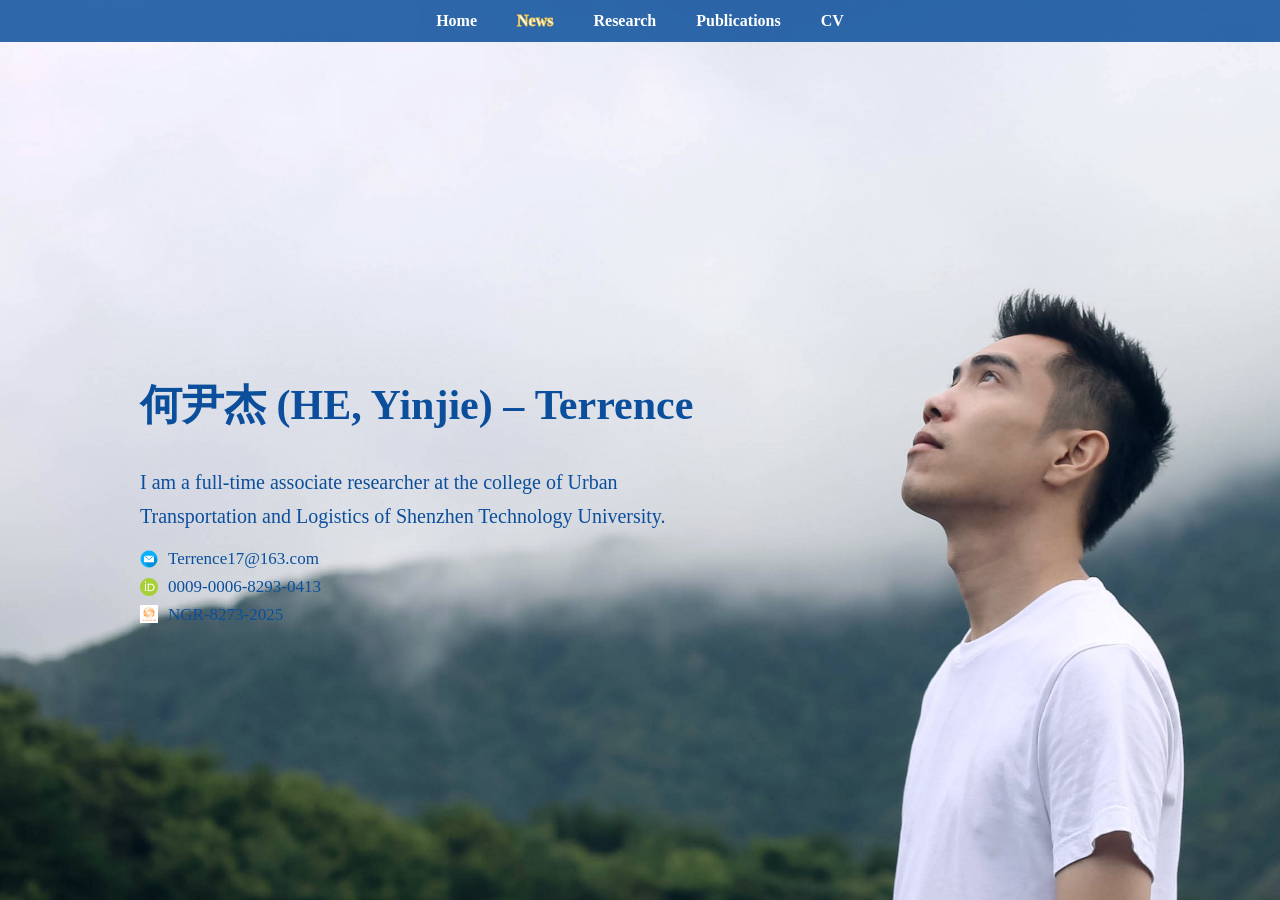
<file: index.html>
<!DOCTYPE html>
<html lang="en">
<head>
<meta charset="UTF-8">
<title>Home | Terrence</title>
<meta name="viewport" content="width=device-width, initial-scale=1">

<style>
/* ===== 全局 ===== */
html, body {
  margin: 0;
  padding: 0;
  height: 100%;
  font-family: "Microsoft Yahei", "PingFang SC", "Georgia", "Times New Roman", serif;
  color: #0b4f9c; /* 与导航栏蓝色一致 */
  background: url('terrence_photo.jpg') center center / cover no-repeat;
  overflow: hidden;
}

/* ===== 导航栏 ===== */
nav {
  width: 100%;
  background-color: rgba(11,79,156,0.85);
  display: flex;
  justify-content: center;
  padding: 12px 0;
  position: fixed;
  top: 0;
  z-index: 1000;
}

nav a {
  margin: 0 20px;
  color: #ffffff;
  text-decoration: none;
  font-weight: 600;
  font-family: "Georgia", serif;
  font-size: 16px;
}

/* News 特别强调：黄色描边 */
nav a.news {
  -webkit-text-stroke: 0.8px #f2c94c; /* 柔和黄边 */
  text-stroke: 0.8px #f2c94c;
}

/* ===== 顶部占位 ===== */
header {
  height: 100px;
}

/* ===== 主体容器 ===== */
.main-container {
  display: flex;
  height: calc(100% - 100px);
  align-items: center;
  padding-left: 140px;
  box-sizing: border-box;
}

/* ===== 左侧文字 ===== */
.left {
  max-width: 540px;
  font-size: 20px;
  line-height: 1.7;
  animation: slideInLeft 1s forwards;
}

/* 姓名标题 */
.left h1 {
  font-size: 42px;
  font-weight: 700;
  margin: 0 0 24px 0;
  white-space: nowrap;
}

/* 正文 */
.left p {
  margin: 0 0 14px 0;
}

/* ===== 联系方式 ===== */
.contact {
  margin-top: 14px;
  font-family: "Georgia", serif;
  font-size: 17px;
  line-height: 1.4;
}

.contact-item {
  display: flex;
  align-items: center;
  gap: 10px;
  margin: 4px 0;
}

.contact-item img {
  width: 18px;
  height: 18px;
}

.contact a {
  color: #0b4f9c; /* 与正文一致 */
  text-decoration: none;
}

/* ===== 动画 ===== */
@keyframes slideInLeft {
  0% { opacity: 0; transform: translateX(-40px); }
  100% { opacity: 1; transform: translateX(0); }
}

/* ===== 手机端 ===== */
@media (max-width: 768px) {
  html, body {
    overflow: auto;
    background-size: contain;
    background-position: top center;
    background-color: #ffffff;
  }

  nav {
    flex-direction: row;
    flex-wrap: wrap;
    padding: 10px 12px;
  }

  nav a {
    margin: 6px 12px;
    font-size: 15px;
  }

  .main-container {
    flex-direction: column;
    height: auto;
    padding: 120px 24px 40px;
    align-items: center;
    text-align: center;
  }

  .left {
    font-size: 18px;
  }

  .left h1 {
    font-size: 30px;
    white-space: normal;
  }

  .contact {
    font-size: 16px;
  }

  .contact-item {
    justify-content: center;
  }
}
</style>
</head>

<body>

<nav>
  <a href="index.html">Home</a>
  <a href="news/" class="news">News</a>
  <a href="research.html">Research</a>
  <a href="publications.html">Publications</a>
  <a href="cv.html">CV</a>
</nav>

<header></header>

<div class="main-container">
  <div class="left">
    <h1>何尹杰 (HE, Yinjie) – Terrence</h1>

    <p>
      I am a full-time associate researcher at the college of Urban Transportation and Logistics of Shenzhen Technology University. 
    </p>

    <div class="contact">
      <div class="contact-item">
        <img src="Email logo.png" alt="Email">
        <a href="mailto:Terrence17@163.com">Terrence17@163.com</a>
      </div>
      <div class="contact-item">
        <img src="ORCID logo.png" alt="ORCID">
        <a href="https://orcid.org/0009-0006-8293-0413" target="_blank">
          0009-0006-8293-0413
        </a>
      </div>
      <div class="contact-item">
        <img src="ResearcherID logo.png" alt="ResearcherID">
        <a href="https://www.webofscience.com/wos/author/record/NGR-8273-2025" target="_blank">
          NGR-8273-2025
        </a>
      </div>
    </div>
  </div>
</div>

</body>
</html>
</file>
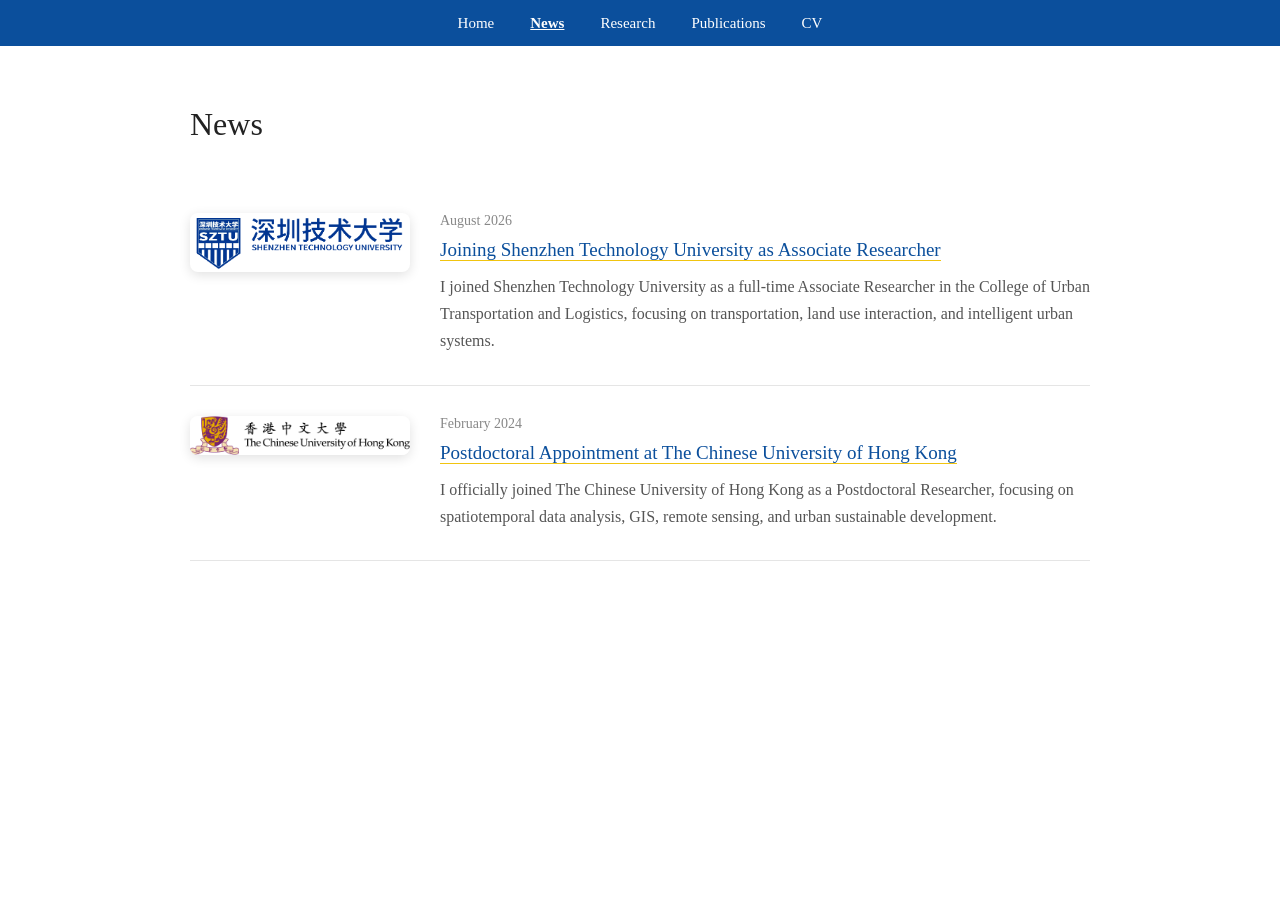
<file: news/index.html>
<!DOCTYPE html>
<html lang="en">

<head>

<meta charset="UTF-8">
<title>News | Terrence He</title>
<meta name="viewport" content="width=device-width, initial-scale=1">


<style>

:root {

  --main-blue:#0b4f9c;
  --border-color:#e5e5e5;
  --text-color:#222;
  --subtext-color:#555;

}


body {

  font-family:"Georgia","Times New Roman",serif;

  margin:0;

  background:#fff;

  color:var(--text-color);

}


/* ===== Navigation ===== */

nav {

  background-color:var(--main-blue);

  padding:14px 0;

  text-align:center;

}


nav a {

  color:#fff;

  margin:0 16px;

  text-decoration:none;

  font-size:15px;

}


nav a:hover {

  text-decoration:underline;

}


.nav-current {

  font-weight:700;

  text-decoration:underline;

}



/* ===== Container ===== */


.container {

  max-width:900px;

  margin:60px auto;

  padding:0 20px;

}



h1 {

  font-size:32px;

  font-weight:normal;

  margin-bottom:40px;

}



/* ===== News Item ===== */


.news-item {


  display:flex;

  align-items:flex-start;

  gap:30px;

  padding:30px 0;

  border-bottom:1px solid var(--border-color);


}



/* ===== 图片区域 ===== */


.news-image {


  width:220px;

  flex-shrink:0;

  display:flex;

  justify-content:center;

  align-items:flex-start;


}



.news-image img {


  width:100%;

  height:auto;

  max-height:180px;

  object-fit:contain;

  border-radius:8px;

  box-shadow:0 3px 12px rgba(0,0,0,0.12);


}



/* ===== 内容区域 ===== */


.news-content {


  flex:1;


}



.news-date {


  font-size:14px;

  color:#888;

  margin-bottom:10px;


}



.news-title {


  margin:0 0 12px 0;


}



.news-title a {


  font-size:19px;

  color:var(--main-blue);

  text-decoration:none;

  border-bottom:1px solid #f1c40f;


}



.news-title a:hover {


  text-decoration:underline;


}



.news-summary {


  font-size:16px;

  line-height:1.7;

  color:var(--subtext-color);


}




/* ===== Mobile ===== */


@media(max-width:700px){


.news-item {


  flex-direction:column;


}


.news-image {


  width:100%;


}



.news-image img {


  max-width:360px;


}



}



</style>


</head>




<body>


<!-- ===== Navigation ===== -->


<nav>


<a href="../index.html">Home</a>

<a href="index.html" class="nav-current">News</a>

<a href="../research.html">Research</a>

<a href="../publications.html">Publications</a>

<a href="../cv.html">CV</a>


</nav>





<div class="container">


<h1>News</h1>





<!-- ================= News 1 最新 ================= -->


<div class="news-item">


<div class="news-image">


<img src="../assets/images/news/2026-sztu-joining.png"
alt="Shenzhen Technology University">


</div>



<div class="news-content">


<div class="news-date">

August 2026

</div>




<div class="news-title">


<a href="2026-sztu-joining.html">


Joining Shenzhen Technology University as Associate Researcher


</a>


</div>




<div class="news-summary">


I joined Shenzhen Technology University as a full-time Associate Researcher
in the College of Urban Transportation and Logistics,
focusing on transportation, land use interaction,
and intelligent urban systems.


</div>



</div>


</div>







<!-- ================= News 2 ================= -->



<div class="news-item">


<div class="news-image">


<img src="../assets/images/news/2024-postdoc-cuhk.png"
alt="The Chinese University of Hong Kong">


</div>




<div class="news-content">


<div class="news-date">

February 2024

</div>





<div class="news-title">


<a href="2024-postdoc.html">


Postdoctoral Appointment at The Chinese University of Hong Kong


</a>


</div>




<div class="news-summary">


I officially joined The Chinese University of Hong Kong as a Postdoctoral Researcher,
focusing on spatiotemporal data analysis, GIS, remote sensing,
and urban sustainable development.


</div>



</div>



</div>






</div>



</body>


</html>
</file>
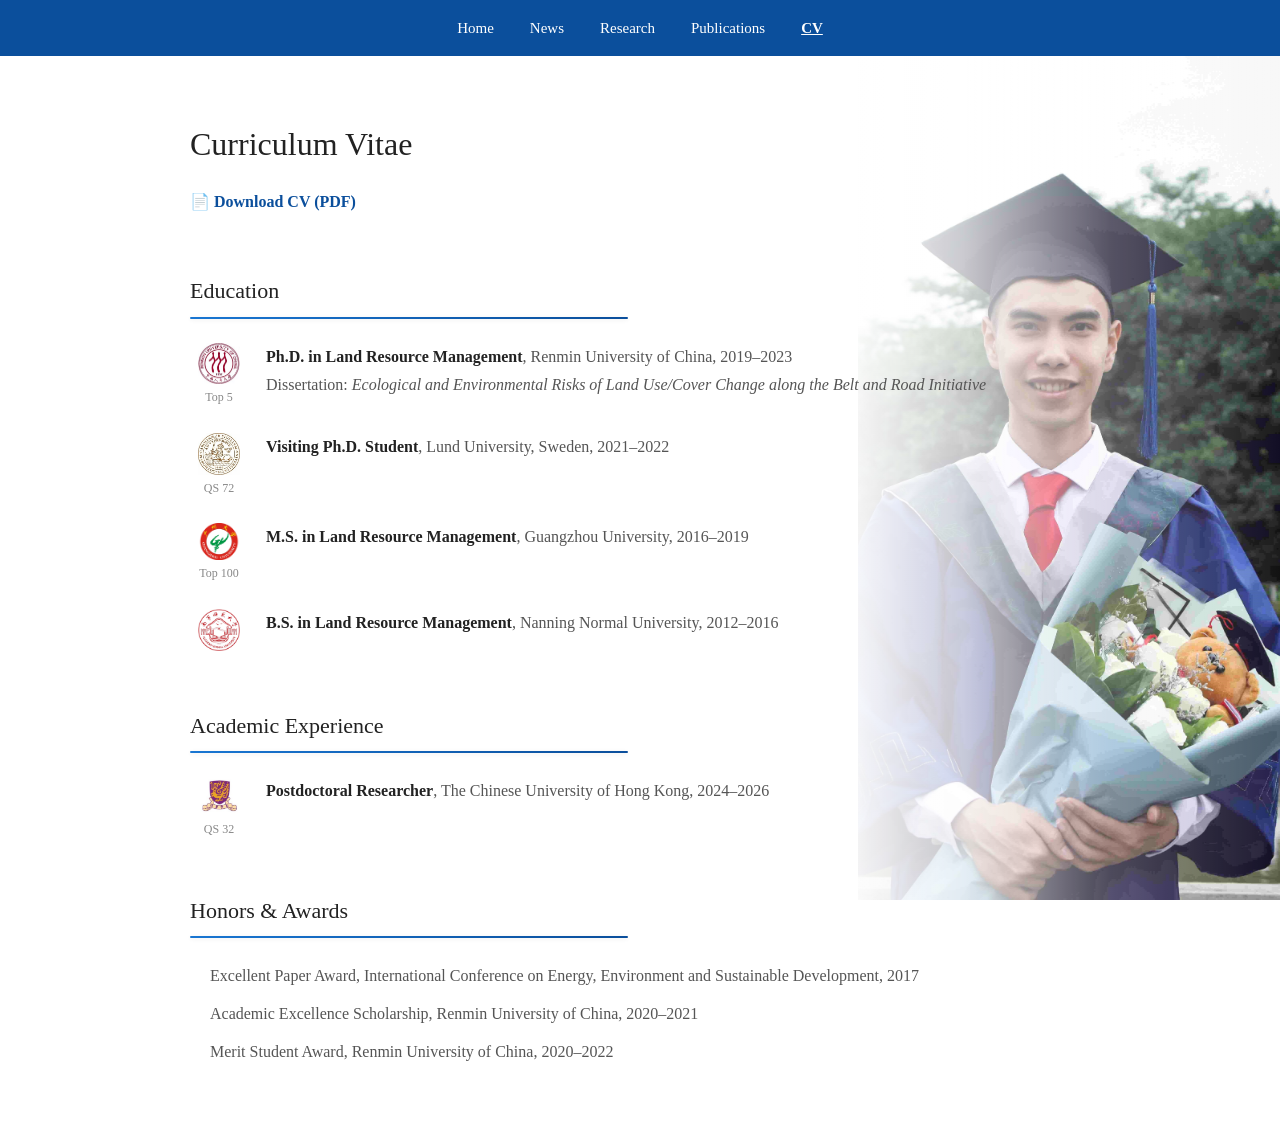
<file: cv.html>
<!DOCTYPE html>
<html lang="en">
<head>
  <meta charset="UTF-8">
  <title>Curriculum Vitae | Yinjie He</title>
  <meta name="viewport" content="width=device-width, initial-scale=1">

  <style>
    :root {
      --main-blue: #0b4f9c;
      --text-color: #222;
      --subtext-color: #555;
      --accent-blue: #1976d2;
      --bg-width: 33vw; /* 背景图占页面右侧三分之一 */
    }

    body {
      font-family: "Georgia", "Times New Roman", serif;
      margin: 0;
      padding: 0;
      line-height: 1.75;
      color: var(--text-color);
      background-color: #ffffff;
      position: relative;
      overflow-x: hidden;
    }

    /* ===== Right Background Photo ===== */
    body::after {
      content: "";
      position: fixed;
      top: 0;
      right: 0;
      width: var(--bg-width);
      height: 100%;
      min-height: 100vh;
      background:
        linear-gradient(to right, rgba(255,255,255,0.95) 0%, rgba(255,255,255,0.75) 25%, rgba(255,255,255,0.25) 60%, rgba(255,255,255,0) 100%),
        url("assets/images/cv-bg.jpg") center top / cover no-repeat;
      z-index: -1;
      pointer-events: none;
    }

    /* ===== Navigation ===== */
    nav {
      background-color: var(--main-blue);
      padding: 14px 0;
      text-align: center;
      position: relative;
      z-index: 1;
    }

    nav a {
      color: #ffffff;
      text-decoration: none;
      margin: 0 16px;
      font-size: 15px;
      white-space: nowrap;
    }

    nav a:hover {
      text-decoration: underline;
    }

    .nav-current {
      font-weight: 700;
      text-decoration: underline;
    }

    /* ===== Container ===== */
    .container {
      max-width: 900px;
      margin: 60px auto;
      padding: 0 20px;
      position: relative;
      z-index: 1;
    }

    h1 {
      font-size: 32px;
      font-weight: normal;
      margin-bottom: 12px;
    }

    h2 {
      font-size: 22px;
      font-weight: normal;
      margin-top: 56px;
      margin-bottom: 18px;
      padding-bottom: 6px;
      position: relative;
    }

    /* ===== 高级横线 ===== */
    h2::after {
      content: "";
      display: block;
      width: calc(100% - var(--bg-width) - 40px); /* 横线到背景左边缘，保留20px内边距 */
      max-width: calc(900px - var(--bg-width) - 40px); /* 防止容器过宽 */
      height: 2px;
      border-radius: 2px;
      margin-top: 6px;
      background: linear-gradient(90deg, var(--accent-blue), var(--main-blue), var(--accent-blue));
      background-size: 200% 100%;
      box-shadow: 0 1px 4px rgba(0,0,0,0.08);
      opacity: 0;
      transform: translateX(-20px);
      transition: all 0.8s ease-out;
    }

    /* 横线显现 + 光晕动画 */
    h2.visible::after {
      opacity: 1;
      transform: translateX(0);
      animation: glowMove 3s linear infinite;
    }

    @keyframes glowMove {
      0% { background-position: 200% 0; }
      100% { background-position: -200% 0; }
    }

    /* ===== Download ===== */
    .download {
      margin-bottom: 30px;
      font-size: 16px;
    }

    .download a {
      color: var(--main-blue);
      text-decoration: none;
      font-weight: 600;
    }

    .download a:hover {
      text-decoration: underline;
    }

    /* ===== Timeline List ===== */
    .edu-list {
      display: flex;
      flex-direction: column;
      gap: 28px;
    }

    .edu-item {
      display: flex;
      gap: 18px;
      align-items: flex-start;
    }

    .edu-logo {
      width: 58px;
      text-align: center;
      flex-shrink: 0;
      transition: transform 0.25s ease;
    }

    .edu-logo img {
      width: 42px;
      height: auto;
      display: block;
      margin: 0 auto;
    }

    .edu-logo span {
      display: block;
      font-size: 12px;
      color: #888;
      margin-top: 6px;
      line-height: 1.2;
    }

    .edu-logo:hover {
      transform: translateY(-2px);
    }

    .edu-content {
      font-size: 16px;
      color: var(--subtext-color);
    }

    .edu-content b {
      color: var(--text-color);
    }

    /* ===== Honors 列表去掉点 ===== */
    ul.honor-list {
      margin: 10px 0 0 20px;
      padding: 0;
      list-style: none;
    }

    ul.honor-list li {
      margin-bottom: 10px;
      font-size: 16px;
      color: var(--subtext-color);
      padding-left: 0;
    }

    /* ===== Mobile ===== */
    @media (max-width: 900px) {
      body::after {
        display: none;
      }

      h2::after {
        width: 80%; /* 移动端横线适配 */
        max-width: none;
      }
    }

    @media (max-width: 600px) {
      .edu-item {
        gap: 14px;
      }

      .edu-logo {
        width: 48px;
      }
    }
  </style>
</head>

<body>

<nav>
  <a href="index.html">Home</a>
  <a href="news/">News</a>
  <a href="research.html">Research</a>
  <a href="publications.html">Publications</a>
  <a href="cv.html" class="nav-current">CV</a>
</nav>

<div class="container">

  <h1>Curriculum Vitae</h1>

  <p class="download">
    📄 <a href="Yinjie_He_CV.pdf" target="_blank">Download CV (PDF)</a>
  </p>

  <h2>Education</h2>

  <div class="edu-list">
    <div class="edu-item">
      <div class="edu-logo">
        <img src="/assets/images/logo-ruc.png" alt="Renmin University">
        <span>Top 5</span>
      </div>
      <div class="edu-content">
        <b>Ph.D. in Land Resource Management</b>, Renmin University of China, 2019–2023<br>
        Dissertation: <i>Ecological and Environmental Risks of Land Use/Cover Change
        along the Belt and Road Initiative</i>
      </div>
    </div>

    <div class="edu-item">
      <div class="edu-logo">
        <img src="/assets/images/logo-lund.png" alt="Lund University">
        <span>QS 72</span>
      </div>
      <div class="edu-content">
        <b>Visiting Ph.D. Student</b>, Lund University, Sweden, 2021–2022
      </div>
    </div>

    <div class="edu-item">
      <div class="edu-logo">
        <img src="/assets/images/logo-gzhu.png" alt="Guangzhou University">
        <span>Top 100</span>
      </div>
      <div class="edu-content">
        <b>M.S. in Land Resource Management</b>, Guangzhou University, 2016–2019
      </div>
    </div>

    <div class="edu-item">
      <div class="edu-logo">
        <img src="/assets/images/logo-nnnu.png" alt="Nanning Normal University">
      </div>
      <div class="edu-content">
        <b>B.S. in Land Resource Management</b>, Nanning Normal University, 2012–2016
      </div>
    </div>
  </div>

  <h2>Academic Experience</h2>

  <div class="edu-list">
    <div class="edu-item">
      <div class="edu-logo">
        <img src="/assets/images/logo-cuhk.png" alt="CUHK">
        <span>QS 32</span>
      </div>
      <div class="edu-content">
        <b>Postdoctoral Researcher</b>, The Chinese University of Hong Kong, 2024–2026
      </div>
    </div>
  </div>

  <h2>Honors & Awards</h2>

  <ul class="honor-list">
    <li>Excellent Paper Award, International Conference on Energy, Environment and Sustainable Development, 2017</li>
    <li>Academic Excellence Scholarship, Renmin University of China, 2020–2021</li>
    <li>Merit Student Award, Renmin University of China, 2020–2022</li>
  </ul>

</div>

<script>
  // 页面滚动触发标题横线动画
  const headers = document.querySelectorAll("h2");
  const observer = new IntersectionObserver(entries => {
    entries.forEach(entry => {
      if(entry.isIntersecting){
        entry.target.classList.add("visible");
      }
    });
  }, { threshold: 0.1 });

  headers.forEach(h => observer.observe(h));
</script>

</body>
</html>
</file>
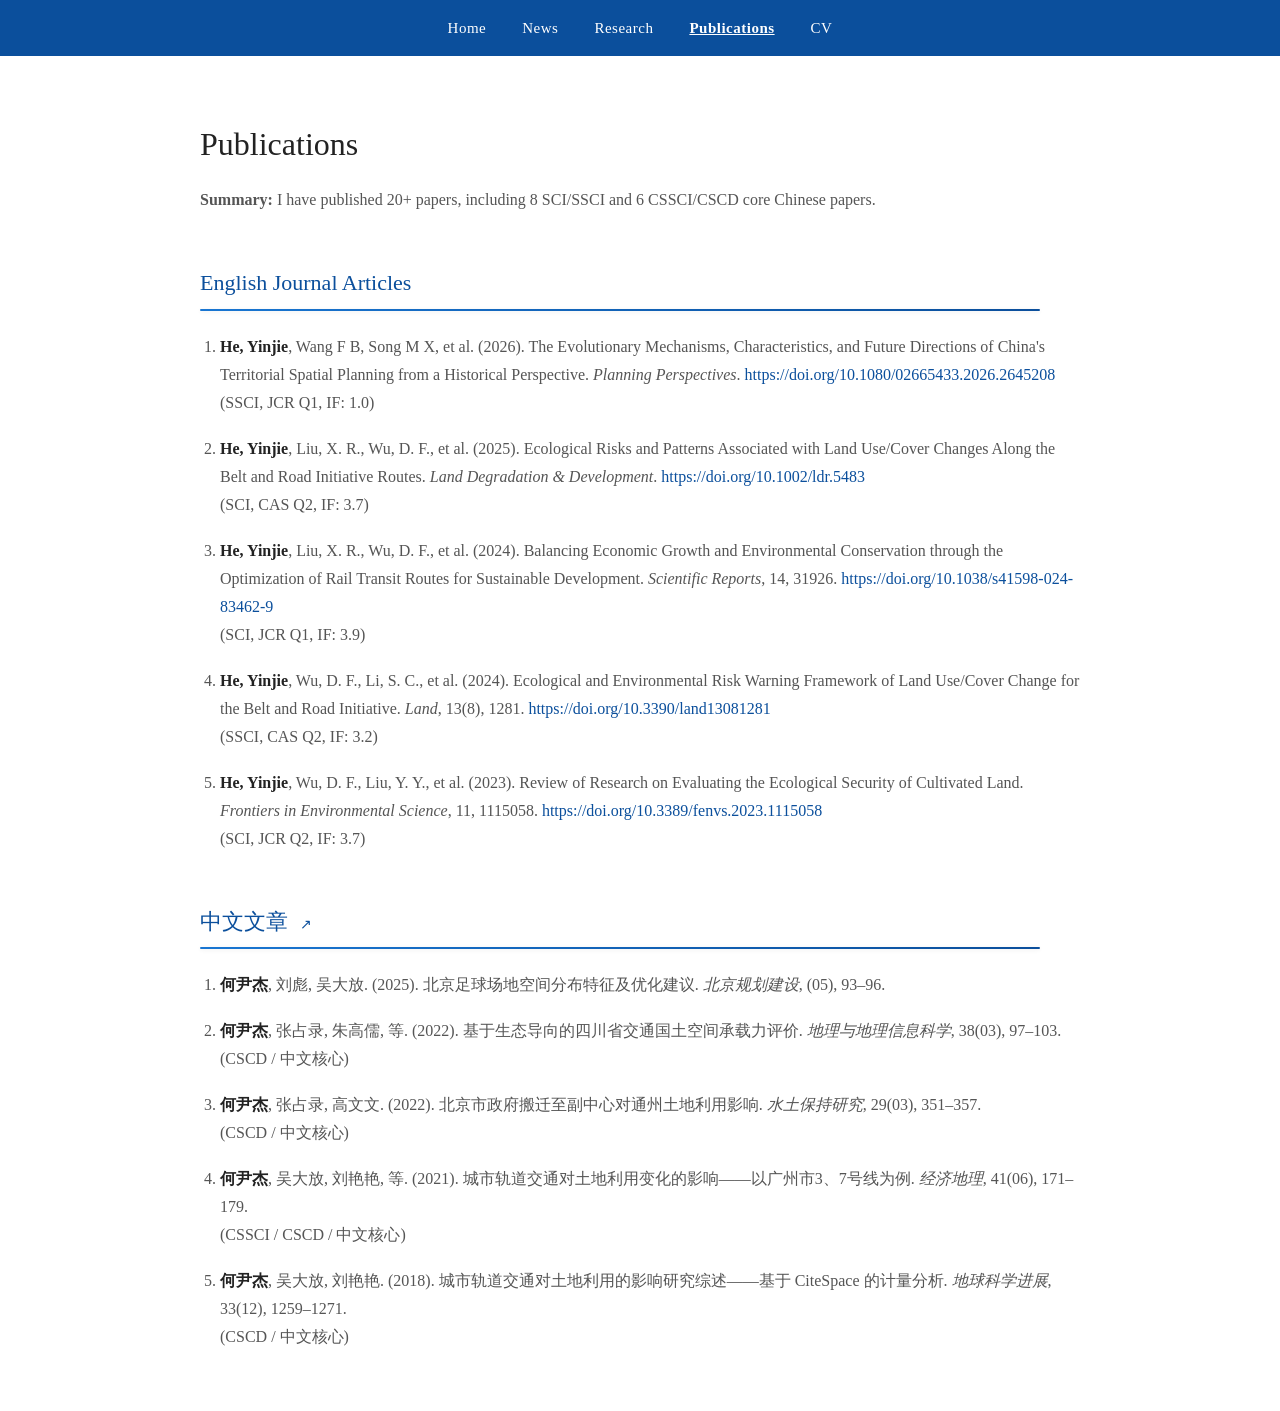
<file: publications.html>
<!DOCTYPE html>
<html lang="en">
<head>
  <meta charset="UTF-8">
  <title>Publications | Yinjie He</title>
  <meta name="viewport" content="width=device-width, initial-scale=1">

  <style>
    :root {
      --main-blue: #0b4f9c;
      --accent-blue: #1976d2;
      --text-color: #222;
      --subtext-color: #555;
    }

    body {
      font-family: "Georgia", "Times New Roman", serif;
      margin: 0;
      padding: 0;
      line-height: 1.75;
      color: var(--text-color);
      background-color: #fff;
    }

    /* ===== Navigation ===== */
    nav {
      background-color: var(--main-blue);
      padding: 14px 0;
      text-align: center;
    }

    nav a {
      color: #fff;
      text-decoration: none;
      margin: 0 16px;
      font-size: 15px;
      letter-spacing: 0.5px;
      white-space: nowrap;
    }

    nav a:hover {
      text-decoration: underline;
    }

    .nav-current {
      font-weight: 700;
      text-decoration: underline;
    }

    /* ===== Main Content ===== */
    .container {
      max-width: 880px;
      margin: 60px auto;
      padding: 0 20px;
    }

    h1 {
      font-size: 32px;
      font-weight: normal;
      margin-bottom: 10px;
    }

    h2 {
      font-size: 22px;
      font-weight: normal;
      margin-top: 50px;
      margin-bottom: 16px;
      padding-bottom: 6px;
      position: relative;
    }

    /* 英文期刊标题蓝色 */
    .section-blue {
      color: var(--main-blue);
    }

    /* ===== 横线动画 ===== */
    h2::after {
      content: "";
      display: block;
      width: 100%;
      max-width: 840px;
      height: 2px;
      border-radius: 2px;
      margin-top: 6px;
      background: linear-gradient(
        90deg,
        var(--accent-blue),
        var(--main-blue),
        var(--accent-blue)
      );
      background-size: 200% 100%;
      box-shadow: 0 1px 4px rgba(0,0,0,0.08);
      opacity: 0;
      transform: translateX(-20px);
      transition: all 0.8s ease-out;
    }

    h2.visible::after {
      opacity: 1;
      transform: translateX(0);
      animation: glowMove 3s linear infinite;
    }

    @keyframes glowMove {
      0% { background-position: 200% 0; }
      100% { background-position: -200% 0; }
    }

    p {
      font-size: 16px;
      color: var(--subtext-color);
      margin: 14px 0;
    }

    ol {
      padding-left: 20px;
    }

    li {
      margin-bottom: 18px;
      font-size: 16px;
      color: var(--subtext-color);
    }

    li b {
      color: var(--text-color);
    }

    a {
      color: var(--main-blue);
      text-decoration: none;
      word-break: break-word;
    }

    a:hover {
      text-decoration: underline;
    }

    /* ===== 中文文章标题（可点击设计） ===== */
    .cnki-link {
      position: relative;
      display: inline-block;
      color: var(--main-blue);
      text-decoration: none;
      padding-right: 6px;
      transition: transform 0.2s ease;
    }

    .cnki-link::after {
      content: "↗";
      font-size: 14px;
      margin-left: 6px;
    }

    .cnki-link:hover {
      text-decoration: underline;
      transform: translateY(-1px);
    }

    .cnki-link::before {
      content: "View CNKI Profile";
      position: absolute;
      top: -36px;
      left: 0;
      background: #fff;
      color: var(--main-blue);
      font-size: 12px;
      padding: 4px 8px;
      border: 1px solid var(--main-blue);
      border-radius: 4px;
      white-space: nowrap;
      opacity: 0;
      pointer-events: none;
      transition: opacity 0.2s ease, transform 0.2s ease;
      transform: translateY(4px);
    }

    .cnki-link:hover::before {
      opacity: 1;
      transform: translateY(0);
    }

    @media (max-width: 600px) {
      .container { margin: 40px auto; }
      nav a { margin: 0 10px; font-size: 14px; }
    }
  </style>
</head>

<body>

<nav>
  <a href="index.html">Home</a>
  <a href="news/">News</a>
  <a href="research.html">Research</a>
  <a href="publications.html" class="nav-current">Publications</a>
  <a href="cv.html">CV</a>
</nav>

<div class="container">

  <h1>Publications</h1>

  <p>
    <b>Summary:</b> I have published 20+ papers, including 8 SCI/SSCI and 6 CSSCI/CSCD core Chinese papers.
  </p>

  <h2 class="section-blue">English Journal Articles</h2>

  <ol>
    <li>
      <b>He, Yinjie</b>, Wang F B, Song M X, et al. (2026).
      The Evolutionary Mechanisms, Characteristics, and Future Directions of China's Territorial Spatial Planning from a Historical Perspective.
      <i>Planning Perspectives</i>.
      <a href="https://doi.org/10.1080/02665433.2026.2645208" target="_blank">
        https://doi.org/10.1080/02665433.2026.2645208
      </a>
      <br>(SSCI, JCR Q1, IF: 1.0)
    </li>

    <li>
      <b>He, Yinjie</b>, Liu, X. R., Wu, D. F., et al. (2025).
      Ecological Risks and Patterns Associated with Land Use/Cover Changes Along the Belt and Road Initiative Routes.
      <i>Land Degradation & Development</i>.
      <a href="https://doi.org/10.1002/ldr.5483" target="_blank">
        https://doi.org/10.1002/ldr.5483
      </a>
      <br>(SCI, CAS Q2, IF: 3.7)
    </li>

    <li>
      <b>He, Yinjie</b>, Liu, X. R., Wu, D. F., et al. (2024).
      Balancing Economic Growth and Environmental Conservation through the Optimization of Rail Transit Routes for Sustainable Development.
      <i>Scientific Reports</i>, 14, 31926.
      <a href="https://doi.org/10.1038/s41598-024-83462-9" target="_blank">
        https://doi.org/10.1038/s41598-024-83462-9
      </a>
      <br>(SCI, JCR Q1, IF: 3.9)
    </li>

    <li>
      <b>He, Yinjie</b>, Wu, D. F., Li, S. C., et al. (2024).
      Ecological and Environmental Risk Warning Framework of Land Use/Cover Change for the Belt and Road Initiative.
      <i>Land</i>, 13(8), 1281.
      <a href="https://doi.org/10.3390/land13081281" target="_blank">
        https://doi.org/10.3390/land13081281
      </a>
      <br>(SSCI, CAS Q2, IF: 3.2)
    </li>

    <li>
      <b>He, Yinjie</b>, Wu, D. F., Liu, Y. Y., et al. (2023).
      Review of Research on Evaluating the Ecological Security of Cultivated Land.
      <i>Frontiers in Environmental Science</i>, 11, 1115058.
      <a href="https://doi.org/10.3389/fenvs.2023.1115058" target="_blank">
        https://doi.org/10.3389/fenvs.2023.1115058
      </a>
      <br>(SCI, JCR Q2, IF: 3.7)
    </li>
  </ol>

  <h2>
    <a
      class="cnki-link"
      href="https://au.cnki.net/author/personalInfo/000068772458"
      target="_blank"
    >
      中文文章
    </a>
  </h2>

  <ol>
    <li>
      <b>何尹杰</b>, 刘彪, 吴大放. (2025).
      北京足球场地空间分布特征及优化建议.
      <i>北京规划建设</i>, (05), 93–96.
    </li>

    <li>
      <b>何尹杰</b>, 张占录, 朱高儒, 等. (2022).
      基于生态导向的四川省交通国土空间承载力评价.
      <i>地理与地理信息科学</i>, 38(03), 97–103.
      <br>(CSCD / 中文核心)
    </li>

    <li>
      <b>何尹杰</b>, 张占录, 高文文. (2022).
      北京市政府搬迁至副中心对通州土地利用影响.
      <i>水土保持研究</i>, 29(03), 351–357.
      <br>(CSCD / 中文核心)
    </li>

    <li>
      <b>何尹杰</b>, 吴大放, 刘艳艳, 等. (2021).
      城市轨道交通对土地利用变化的影响——以广州市3、7号线为例.
      <i>经济地理</i>, 41(06), 171–179.
      <br>(CSSCI / CSCD / 中文核心)
    </li>

    <li>
      <b>何尹杰</b>, 吴大放, 刘艳艳. (2018).
      城市轨道交通对土地利用的影响研究综述——基于 CiteSpace 的计量分析.
      <i>地球科学进展</i>, 33(12), 1259–1271.
      <br>(CSCD / 中文核心)
    </li>
  </ol>

</div>

<script>
  const headers = document.querySelectorAll("h2");
  const observer = new IntersectionObserver(entries => {
    entries.forEach(entry => {
      if (entry.isIntersecting) {
        entry.target.classList.add("visible");
      }
    });
  }, { threshold: 0.1 });

  headers.forEach(h => observer.observe(h));
</script>

</body>
</html>
</file>
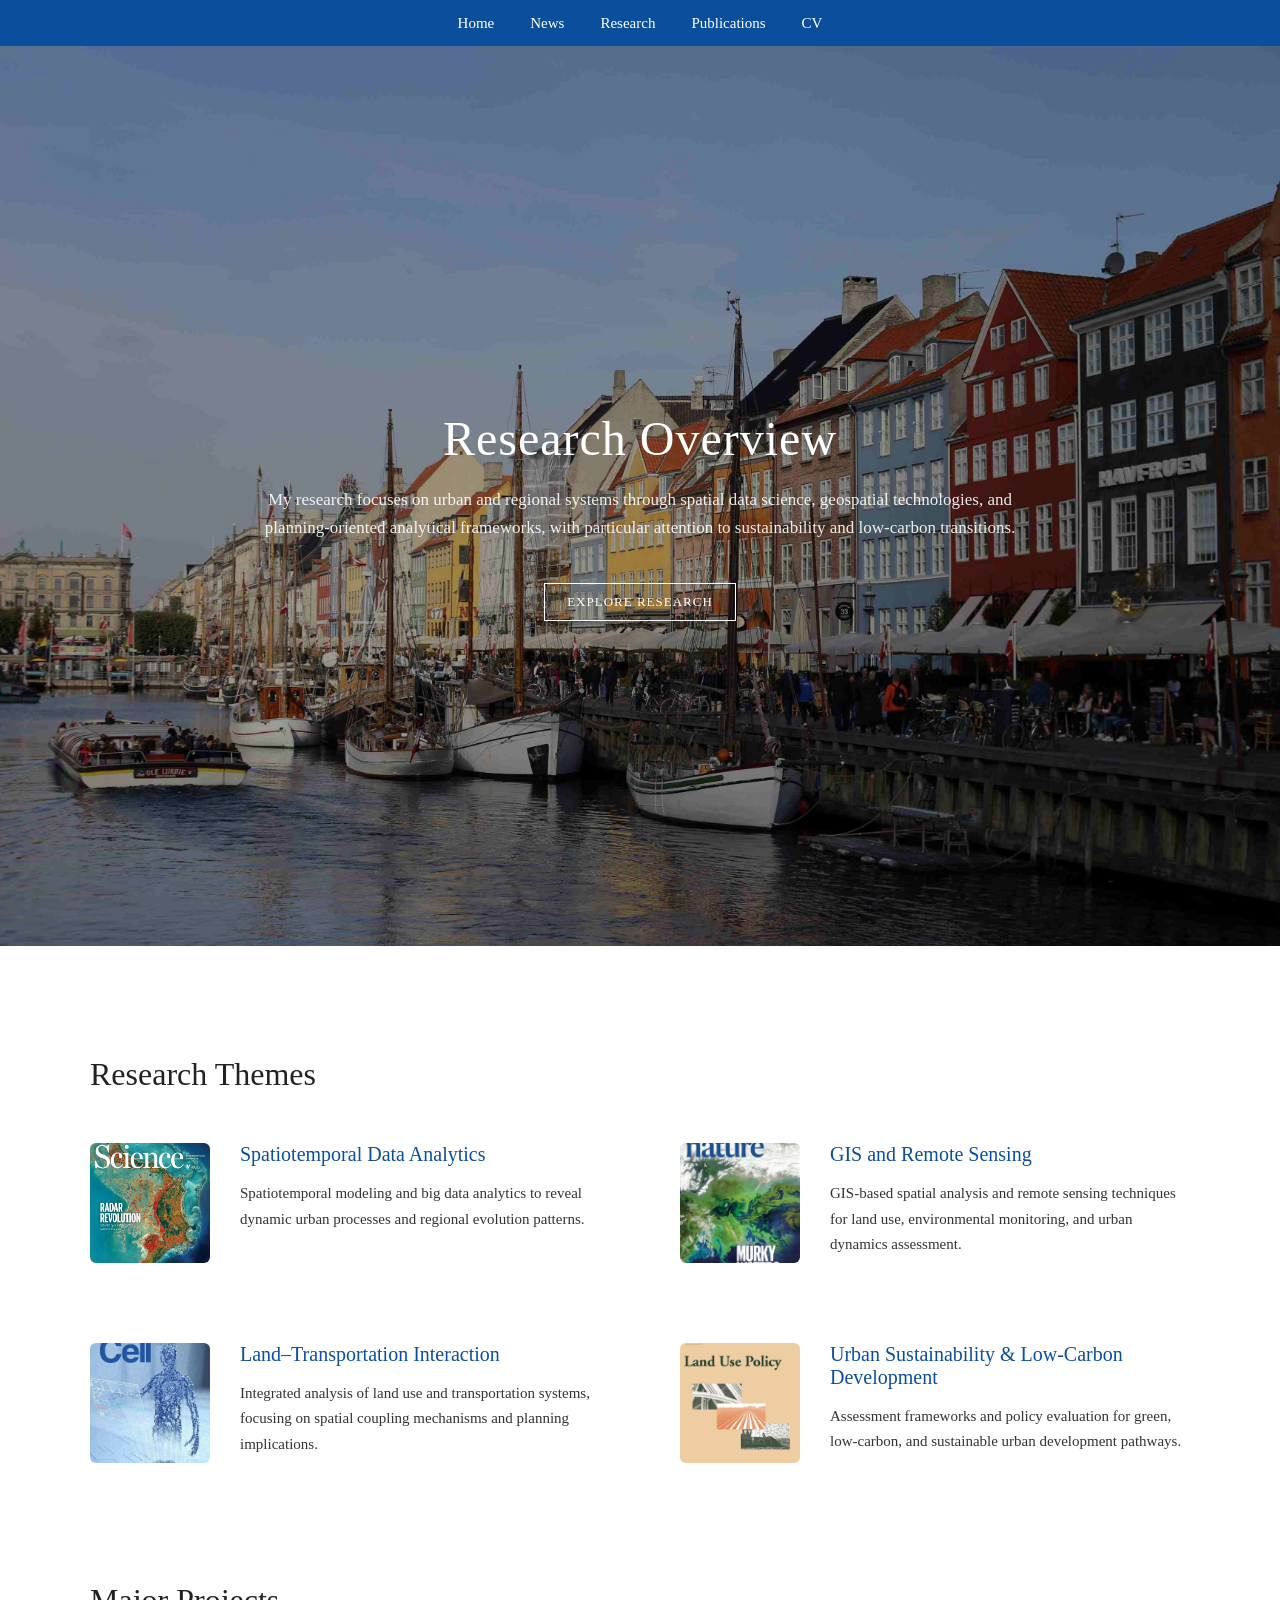
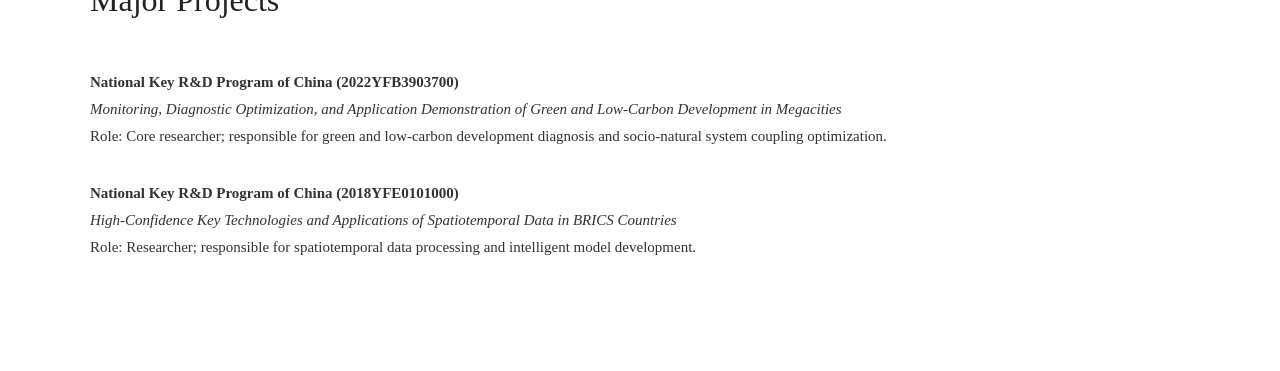
<file: research.html>
<!DOCTYPE html>
<html lang="en">
<head>
<meta charset="UTF-8">
<title>Research | Yinjie He</title>
<meta name="viewport" content="width=device-width, initial-scale=1">

<style>
:root {
  --main-blue: #0b4f9c;
}

body {
  margin: 0;
  font-family: "Georgia", "Times New Roman", serif;
  color: #222;
  background: #ffffff;
}

/* ===== Navigation ===== */
nav {
  background-color: var(--main-blue);
  padding: 14px 0;
  text-align: center;
}

nav a {
  color: #ffffff;
  text-decoration: none;
  margin: 0 16px;
  font-size: 15px;
}

nav a:hover {
  text-decoration: underline;
}

/* ===== Hero Section ===== */
.hero {
  height: 100vh;
  background: url("assets/images/research/research-hero.jpg") center center / cover no-repeat;
  display: flex;
  align-items: center;
  justify-content: center;
  text-align: center;
  position: relative;
}

.hero::after {
  content: "";
  position: absolute;
  inset: 0;
  background: rgba(0,0,0,0.38);
}

.hero-content {
  position: relative;
  color: #fff;
  z-index: 1;
  max-width: 760px;
  padding: 0 20px;
  animation: fadeUp 1.2s ease forwards;
}

.hero h1 {
  font-size: 48px;
  font-weight: normal;
  letter-spacing: 1px;
  margin-bottom: 20px;
}

.hero p {
  font-size: 17px;
  line-height: 1.7;
  opacity: 0.9;
  margin-bottom: 40px;
}

/* ===== Explore Button ===== */
.scroll-btn {
  display: inline-block;
  border: 1.5px solid #ffffff;
  padding: 10px 22px;
  font-size: 13px;
  letter-spacing: 1px;
  text-transform: uppercase;
  color: #ffffff;
  cursor: pointer;
  transition: all 0.3s ease;
}

.scroll-btn:hover {
  background: rgba(255,255,255,0.18);
}

/* ===== Sections ===== */
.section {
  max-width: 1100px;
  margin: 110px auto;
  padding: 0 20px;
}

.section h2 {
  font-size: 32px;
  font-weight: normal;
  margin-bottom: 50px;
  text-align: left;
}

/* ===== Research Themes ===== */
.themes {
  display: grid;
  grid-template-columns: repeat(2, 1fr);
  gap: 70px 80px;
}

.theme {
  display: flex;
  gap: 30px;
  align-items: flex-start;
  opacity: 0;
}

/* 左列：从左进 */
.theme.left {
  animation: slideLeft 1.2s ease forwards;
}

/* 右列：从右进 */
.theme.right {
  animation: slideRight 1.2s ease forwards;
}

/* ✅ 配图放大 */
.theme img {
  width: 120px;
  height: 120px;
  object-fit: cover;
  border-radius: 6px;
  flex-shrink: 0;
}

.theme h3 {
  font-size: 20px;
  font-weight: normal;
  margin: 0 0 10px;
  color: var(--main-blue);
}

.theme p {
  font-size: 15px;
  line-height: 1.7;
  color: #333;
}

/* ===== Major Projects ===== */
.projects {
  opacity: 0;
  animation: fadeUp 1.2s ease forwards;
}

.projects ul {
  list-style: none;
  padding-left: 0;
}

.projects li {
  margin-bottom: 30px;
  font-size: 15px;
  line-height: 1.8;
  color: #333;
}

/* ===== Animations ===== */
@keyframes fadeUp {
  from {
    opacity: 0;
    transform: translateY(40px);
  }
  to {
    opacity: 1;
    transform: translateY(0);
  }
}

@keyframes slideLeft {
  from {
    opacity: 0;
    transform: translateX(-60px);
  }
  to {
    opacity: 1;
    transform: translateX(0);
  }
}

@keyframes slideRight {
  from {
    opacity: 0;
    transform: translateX(60px);
  }
  to {
    opacity: 1;
    transform: translateX(0);
  }
}

/* ===== Mobile ===== */
@media (max-width: 768px) {
  .hero h1 {
    font-size: 34px;
  }

  .themes {
    grid-template-columns: 1fr;
  }

  .theme {
    animation: fadeUp 1.2s ease forwards;
  }
}
</style>
</head>

<body>

<!-- ===== Navigation ===== -->
<nav>
  <a href="index.html">Home</a>
  <a href="news/">News</a>
  <a href="research.html">Research</a>
  <a href="publications.html">Publications</a>
  <a href="cv.html">CV</a>
</nav>

<!-- ===== Hero ===== -->
<section class="hero">
  <div class="hero-content">
    <h1>Research Overview</h1>
    <p>
      My research focuses on urban and regional systems through spatial data science,
      geospatial technologies, and planning-oriented analytical frameworks,
      with particular attention to sustainability and low-carbon transitions.
    </p>
    <div class="scroll-btn"
      onclick="document.getElementById('themes').scrollIntoView({behavior:'smooth'})">
      Explore Research
    </div>
  </div>
</section>

<!-- ===== Research Themes ===== -->
<section class="section" id="themes">
  <h2>Research Themes</h2>

  <div class="themes">

    <div class="theme left">
      <img src="assets/images/research/theme-spatiotemporal.jpg" alt="">
      <div>
        <h3>Spatiotemporal Data Analytics</h3>
        <p>
          Spatiotemporal modeling and big data analytics to reveal dynamic urban processes
          and regional evolution patterns.
        </p>
      </div>
    </div>

    <div class="theme right">
      <img src="assets/images/research/theme-gis-remote-sensing.jpg" alt="">
      <div>
        <h3>GIS and Remote Sensing</h3>
        <p>
          GIS-based spatial analysis and remote sensing techniques for land use,
          environmental monitoring, and urban dynamics assessment.
        </p>
      </div>
    </div>

    <div class="theme left">
      <img src="assets/images/research/theme-land-transport.jpg" alt="">
      <div>
        <h3>Land–Transportation Interaction</h3>
        <p>
          Integrated analysis of land use and transportation systems,
          focusing on spatial coupling mechanisms and planning implications.
        </p>
      </div>
    </div>

    <div class="theme right">
      <img src="assets/images/research/theme-urban-sustainability.jpg" alt="">
      <div>
        <h3>Urban Sustainability & Low-Carbon Development</h3>
        <p>
          Assessment frameworks and policy evaluation for green, low-carbon,
          and sustainable urban development pathways.
        </p>
      </div>
    </div>

  </div>
</section>

<!-- ===== Major Projects ===== -->
<section class="section">
  <h2>Major Projects</h2>

  <div class="projects">
    <ul>
      <li>
        <b>National Key R&D Program of China (2022YFB3903700)</b><br>
        <i>Monitoring, Diagnostic Optimization, and Application Demonstration of Green
        and Low-Carbon Development in Megacities</i><br>
        Role: Core researcher; responsible for green and low-carbon development diagnosis
        and socio-natural system coupling optimization.
      </li>

      <li>
        <b>National Key R&D Program of China (2018YFE0101000)</b><br>
        <i>High-Confidence Key Technologies and Applications of Spatiotemporal Data
        in BRICS Countries</i><br>
        Role: Researcher; responsible for spatiotemporal data processing and intelligent
        model development.
      </li>
    </ul>
  </div>
</section>

</body>
</html>
</file>
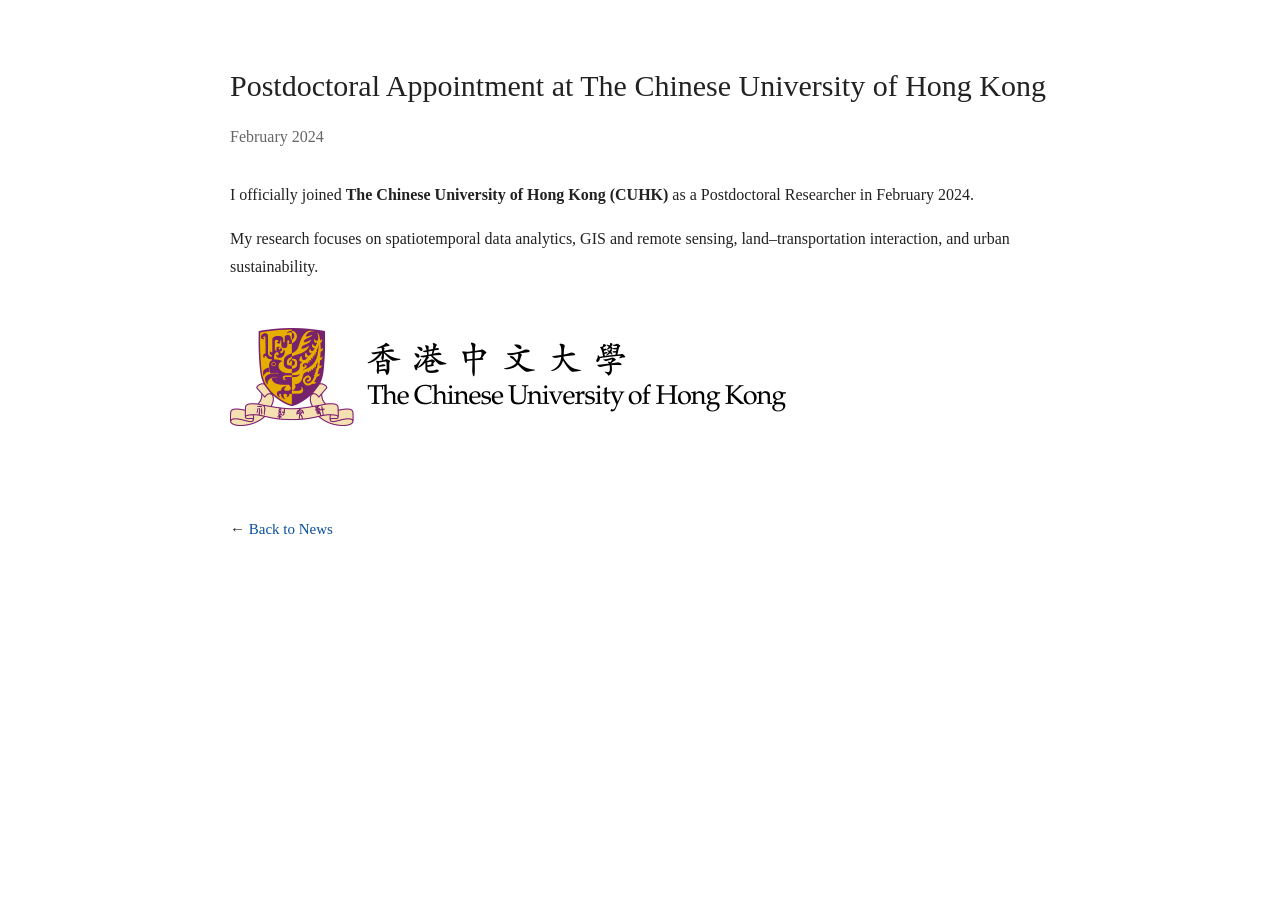
<file: news/2024-postdoc.html>
<!DOCTYPE html>
<html lang="en">
<head>
  <meta charset="UTF-8">
  <title>Postdoctoral Appointment | Yinjie He</title>
  <meta name="viewport" content="width=device-width, initial-scale=1">

  <style>
    body {
      font-family: "Georgia", "Times New Roman", serif;
      max-width: 820px;
      margin: 60px auto;
      padding: 0 20px;
      line-height: 1.75;
      color: #222;
      background-color: #fff;
    }

    a {
      color: #0b4f9c;
      text-decoration: none;
    }

    a:hover {
      text-decoration: underline;
    }

    h1 {
      font-size: 30px;
      font-weight: normal;
      margin-bottom: 10px;
    }

    .date {
      color: #666;
      margin-bottom: 30px;
    }

    img {
      max-width: 100%;
      margin: 30px 0;
    }

    .back {
      margin-top: 50px;
      font-size: 15px;
    }
  </style>
</head>

<body>

  <h1>Postdoctoral Appointment at The Chinese University of Hong Kong</h1>
  <div class="date">February 2024</div>

  <p>
    I officially joined <b>The Chinese University of Hong Kong (CUHK)</b> as a
    Postdoctoral Researcher in February 2024.
  </p>

  <p>
    My research focuses on spatiotemporal data analytics, GIS and remote sensing,
    land–transportation interaction, and urban sustainability.
  </p>

  <img src="../assets/images/news/2024-postdoc-cuhk.png" alt="CUHK Logo">

  <div class="back">
    ← <a href="./">Back to News</a>
  </div>

</body>
</html>
</file>
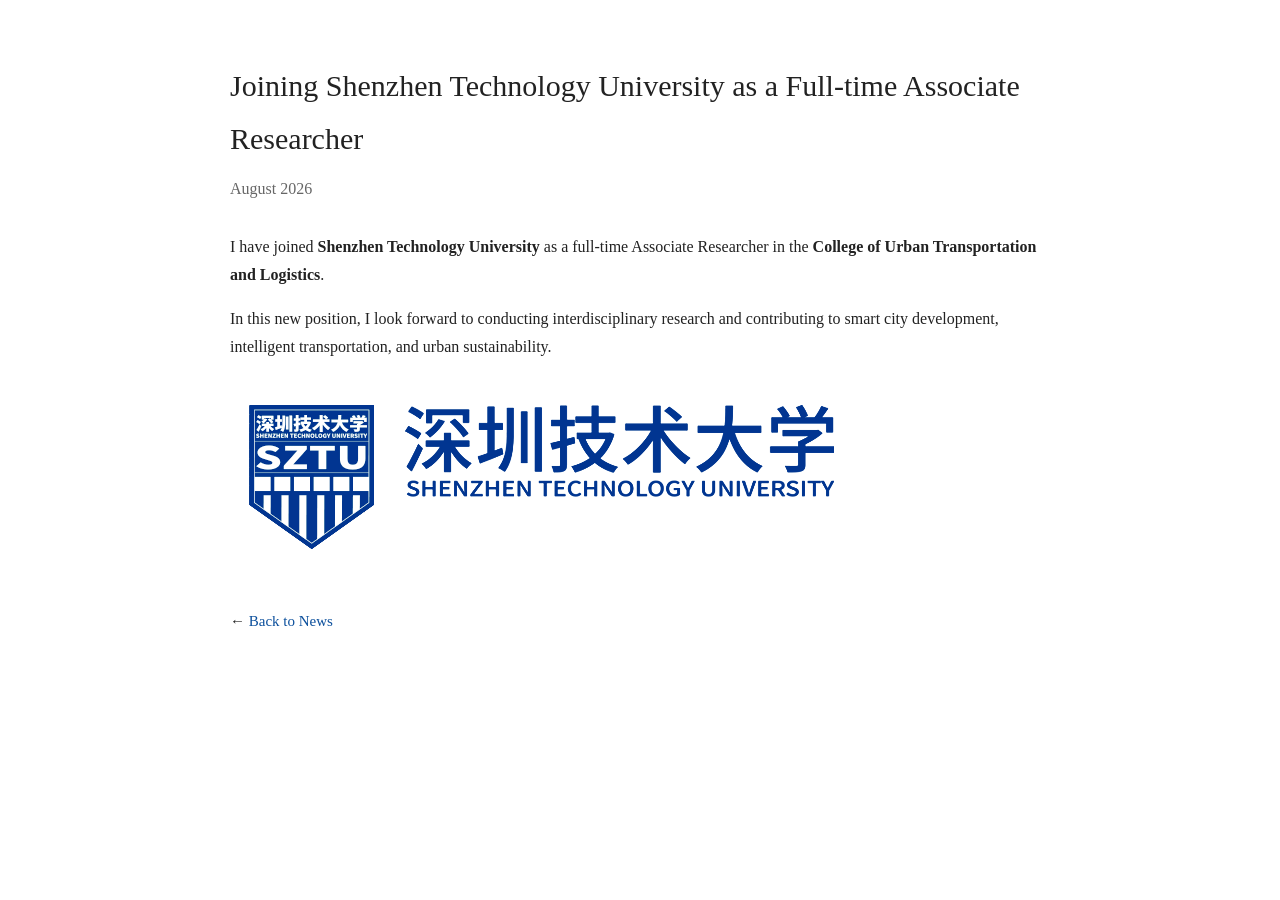
<file: news/2026-sztu-joining.html>
<!DOCTYPE html>
<html lang="en">
<head>
  <meta charset="UTF-8">
  <title>Associate Researcher at Shenzhen Technology University | Yinjie He</title>
  <meta name="viewport" content="width=device-width, initial-scale=1">

  <style>
    body {
      font-family: "Georgia", "Times New Roman", serif;
      max-width: 820px;
      margin: 60px auto;
      padding: 0 20px;
      line-height: 1.75;
      color: #222;
      background-color: #fff;
    }

    a {
      color: #0b4f9c;
      text-decoration: none;
    }

    a:hover {
      text-decoration: underline;
    }

    h1 {
      font-size: 30px;
      font-weight: normal;
      margin-bottom: 10px;
    }

    .date {
      color: #666;
      margin-bottom: 30px;
    }

    img {
      max-width: 100%;
      margin: 30px 0;
      display: block;
      border-radius: 6px;
      animation: fadeIn 1s ease;
    }

    .back {
      margin-top: 50px;
      font-size: 15px;
    }

    @keyframes fadeIn {
      from {
        opacity: 0;
        transform: translateY(15px);
      }

      to {
        opacity: 1;
        transform: translateY(0);
      }
    }

    /* ===== Mobile ===== */
    @media (max-width: 600px) {
      body {
        margin: 40px auto;
        padding: 0 18px;
      }

      h1 {
        font-size: 26px;
      }

      img {
        margin: 25px 0;
      }
    }
  </style>
</head>

<body>

  <h1>Joining Shenzhen Technology University as a Full-time Associate Researcher</h1>

  <div class="date">August 2026</div>

  <p>
    I have joined <b>Shenzhen Technology University</b> as a
    full-time Associate Researcher in the
    <b>College of Urban Transportation and Logistics</b>.
  </p>

  <p>
    In this new position, I look forward to conducting interdisciplinary research
    and contributing to smart city development, intelligent transportation,
    and urban sustainability.
  </p>

  <img
    src="../assets/images/news/2026-sztu-joining.png"
    alt="Shenzhen Technology University"
  >

<div class="back">
  ← <a href="./">Back to News</a>
</div>

</body>
</html>
</file>
